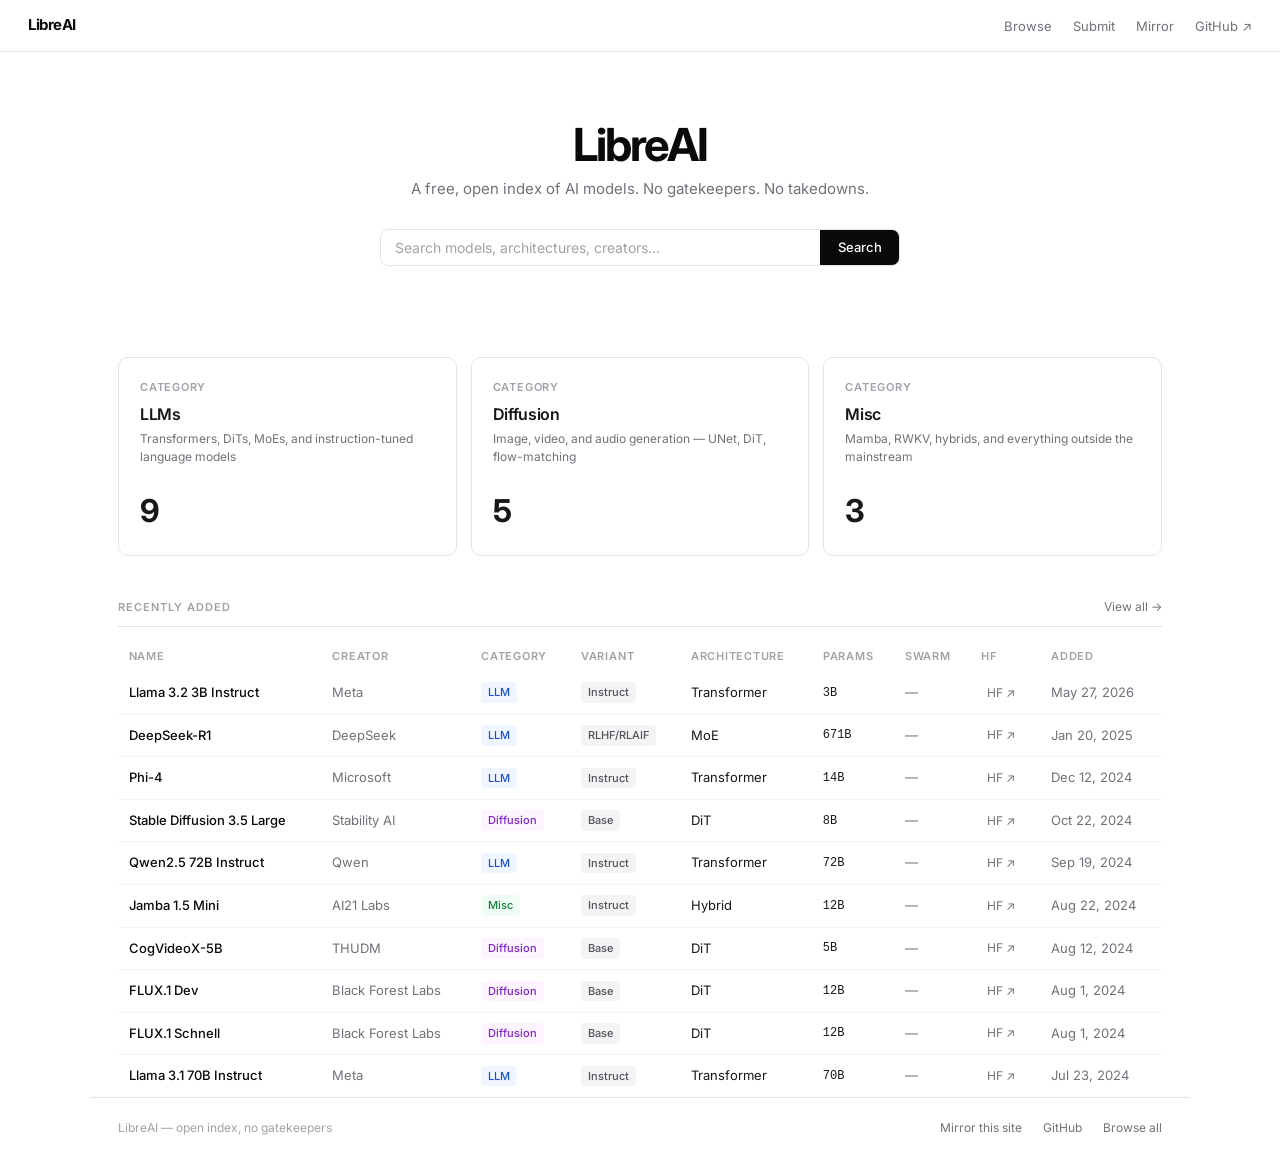
<file: index.html>
<!DOCTYPE html>
<html lang="en">
<head>
  <meta charset="UTF-8">
  <meta name="viewport" content="width=device-width, initial-scale=1.0">
  <title>LibreAI — Free AI Model Index</title>
  <meta name="description" content="A free, open, censorship-resistant index of AI models. No gatekeepers.">
  <link rel="stylesheet" href="static/style.css">
</head>
<body>

<nav class="nav">
  <a class="nav-logo" href="index.html">LibreAI</a>
  <ul class="nav-links">
    <li><a href="browse.html">Browse</a></li>
    <li><a href="submit.html">Submit</a></li>
    <li><a href="mirror.html">Mirror</a></li>
    <li><a href="https://github.com/Bardia323/LibreAI" target="_blank" rel="noopener">GitHub ↗</a></li>
  </ul>
</nav>

<main>
  <div class="container">

    <div class="hero">
      <h1>LibreAI</h1>
      <p>A free, open index of AI models. No gatekeepers. No takedowns.</p>
      <div class="search-wrap">
        <input type="text" id="search-input" placeholder="Search models, architectures, creators…" autocomplete="off">
        <button id="search-btn">Search</button>
      </div>
    </div>

    <div class="category-grid">
      <a class="cat-card" href="browse.html?cat=llm">
        <div class="cat-card-label">Category</div>
        <div class="cat-card-title">LLMs</div>
        <div class="cat-card-desc">Transformers, DiTs, MoEs, and instruction-tuned language models</div>
        <div class="cat-card-count" id="count-llm">—</div>
      </a>
      <a class="cat-card" href="browse.html?cat=diffusion">
        <div class="cat-card-label">Category</div>
        <div class="cat-card-title">Diffusion</div>
        <div class="cat-card-desc">Image, video, and audio generation — UNet, DiT, flow-matching</div>
        <div class="cat-card-count" id="count-diffusion">—</div>
      </a>
      <a class="cat-card" href="browse.html?cat=misc">
        <div class="cat-card-label">Category</div>
        <div class="cat-card-title">Misc</div>
        <div class="cat-card-desc">Mamba, RWKV, hybrids, and everything outside the mainstream</div>
        <div class="cat-card-count" id="count-misc">—</div>
      </a>
    </div>

    <div class="section-header">
      <span class="section-title">Recently Added</span>
      <a class="section-link" href="browse.html">View all →</a>
    </div>

    <div class="table-wrap">
      <table>
        <thead>
          <tr>
            <th>Name</th>
            <th>Creator</th>
            <th>Category</th>
            <th>Variant</th>
            <th>Architecture</th>
            <th>Params</th>
            <th>Swarm</th>
            <th>HF</th>
            <th>Added</th>
          </tr>
        </thead>
        <tbody id="recent-tbody">
          <tr><td colspan="9" style="text-align:center;color:var(--gray-400);padding:2rem">Loading…</td></tr>
        </tbody>
      </table>
    </div>

  </div>
</main>

<footer>
  <span>LibreAI — open index, no gatekeepers</span>
  <div class="footer-links">
    <a href="mirror.html">Mirror this site</a>
    <a href="https://github.com/Bardia323/LibreAI" target="_blank" rel="noopener">GitHub</a>
    <a href="browse.html">Browse all</a>
  </div>
</footer>

<script src="static/app.js"></script>
<script>
  document.addEventListener('DOMContentLoaded', async () => {
    const [meta, models] = await Promise.all([loadMeta(), loadSlim()]);

    // Category counts (from prebuilt meta)
    const c = meta.categories || {};
    document.getElementById('count-llm').textContent       = c.llm || 0;
    document.getElementById('count-diffusion').textContent = c.diffusion || 0;
    document.getElementById('count-misc').textContent      = c.misc || 0;

    // Recent additions — slim is already sorted newest-first
    document.getElementById('recent-tbody').innerHTML =
      models.slice(0, 10).map(renderRow).join('');

    // Search
    const input = document.getElementById('search-input');
    const go = () => {
      const q = input.value.trim();
      location.href = q ? `browse.html?q=${encodeURIComponent(q)}` : 'browse.html';
    };
    document.getElementById('search-btn').addEventListener('click', go);
    input.addEventListener('keydown', e => { if (e.key === 'Enter') go(); });
  });
</script>

</body>
</html>
</file>
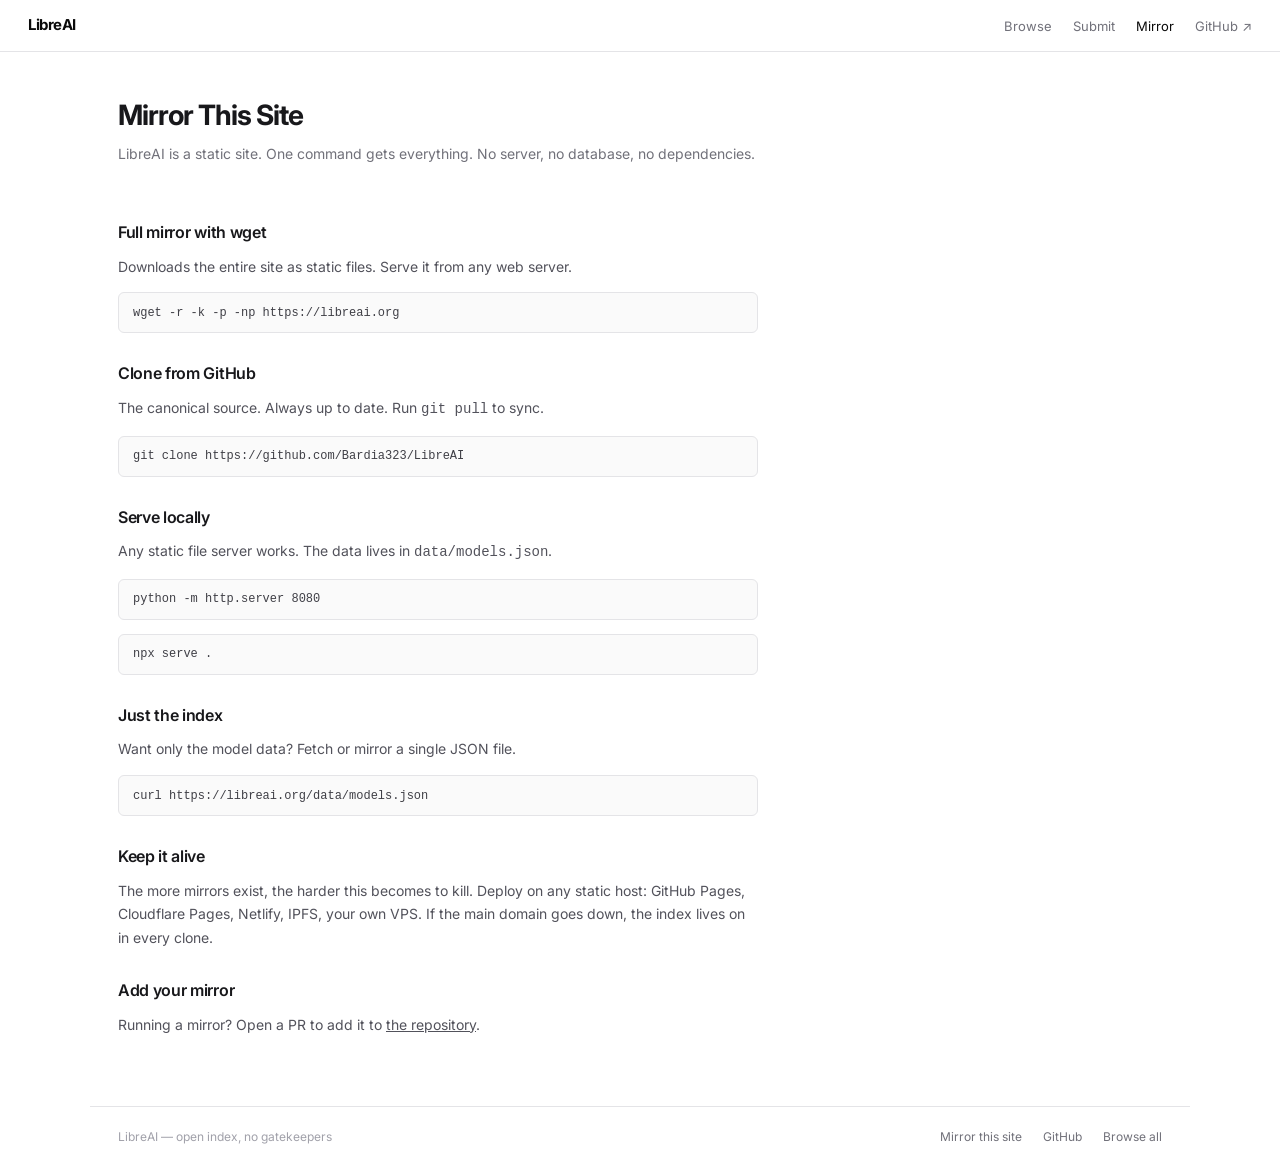
<file: mirror.html>
<!DOCTYPE html>
<html lang="en">
<head>
  <meta charset="UTF-8">
  <meta name="viewport" content="width=device-width, initial-scale=1.0">
  <title>Mirror — LibreAI</title>
  <link rel="stylesheet" href="static/style.css">
</head>
<body>

<nav class="nav">
  <a class="nav-logo" href="index.html">LibreAI</a>
  <ul class="nav-links">
    <li><a href="browse.html">Browse</a></li>
    <li><a href="submit.html">Submit</a></li>
    <li><a href="mirror.html" class="active">Mirror</a></li>
    <li><a href="https://github.com/Bardia323/LibreAI" target="_blank" rel="noopener">GitHub ↗</a></li>
  </ul>
</nav>

<main>
  <div class="container">
    <div class="page-header">
      <h1 class="page-title">Mirror This Site</h1>
      <p class="page-subtitle">LibreAI is a static site. One command gets everything. No server, no database, no dependencies.</p>
    </div>

    <div class="mirror-content">

      <h2>Full mirror with wget</h2>
      <p>Downloads the entire site as static files. Serve it from any web server.</p>
      <div class="code-block">wget -r -k -p -np https://libreai.org</div>

      <h2>Clone from GitHub</h2>
      <p>The canonical source. Always up to date. Run <code>git pull</code> to sync.</p>
      <div class="code-block">git clone https://github.com/Bardia323/LibreAI</div>

      <h2>Serve locally</h2>
      <p>Any static file server works. The data lives in <code>data/models.json</code>.</p>
      <div class="code-block">python -m http.server 8080</div>
      <div class="code-block">npx serve .</div>

      <h2>Just the index</h2>
      <p>Want only the model data? Fetch or mirror a single JSON file.</p>
      <div class="code-block">curl https://libreai.org/data/models.json</div>

      <h2>Keep it alive</h2>
      <p>
        The more mirrors exist, the harder this becomes to kill.
        Deploy on any static host: GitHub Pages, Cloudflare Pages, Netlify, IPFS, your own VPS.
        If the main domain goes down, the index lives on in every clone.
      </p>

      <h2>Add your mirror</h2>
      <p>
        Running a mirror? Open a PR to add it to
        <a href="https://github.com/Bardia323/LibreAI" target="_blank" rel="noopener">the repository</a>.
      </p>

    </div>
  </div>
</main>

<footer>
  <span>LibreAI — open index, no gatekeepers</span>
  <div class="footer-links">
    <a href="mirror.html">Mirror this site</a>
    <a href="https://github.com/Bardia323/LibreAI" target="_blank" rel="noopener">GitHub</a>
    <a href="browse.html">Browse all</a>
  </div>
</footer>

</body>
</html>
</file>
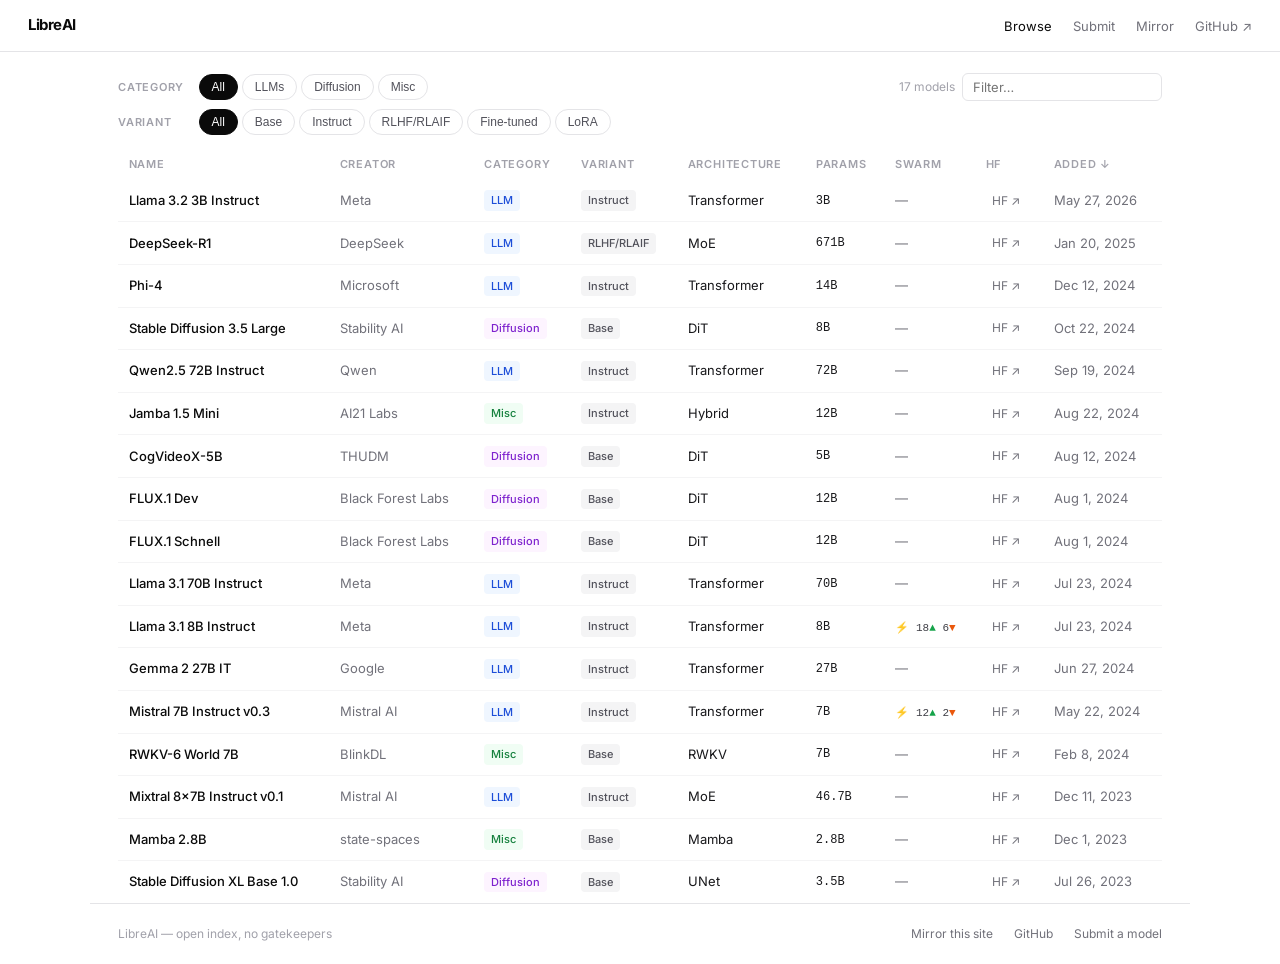
<file: model.html>
<!DOCTYPE html>
<html lang="en">
<head>
  <meta charset="UTF-8">
  <meta name="viewport" content="width=device-width, initial-scale=1.0">
  <title>Model — LibreAI</title>
  <link rel="stylesheet" href="static/style.css">
</head>
<body>

<nav class="nav">
  <a class="nav-logo" href="index.html">LibreAI</a>
  <ul class="nav-links">
    <li><a href="browse.html">Browse</a></li>
    <li><a href="submit.html">Submit</a></li>
    <li><a href="mirror.html">Mirror</a></li>
    <li><a href="https://github.com/Bardia323/LibreAI" target="_blank" rel="noopener">GitHub ↗</a></li>
  </ul>
</nav>

<main id="model-content">
  <div class="container">
    <div class="model-header">
      <div class="breadcrumb">
        <a href="index.html">LibreAI</a>
        <span>/</span>
        <a href="browse.html">Browse</a>
        <span>/</span>
        <a href="#" id="crumb-cat"></a>
        <span>/</span>
        <span id="crumb-name"></span>
      </div>
      <h1 class="model-title" id="model-title">Loading…</h1>
      <div class="model-creator" id="model-creator"></div>
      <div class="tag-list" id="model-tags"></div>
    </div>

    <div class="model-body">
      <div>
        <table class="meta-table" id="meta-table"></table>
        <div class="model-desc-heading">Description</div>
        <p class="model-description" id="model-desc"></p>
      </div>

      <div class="download-box">
        <div class="download-box-title">Get this model</div>
        <ul class="magnet-list" id="magnet-list"></ul>
        <a class="hf-btn" id="hf-link" href="#" target="_blank" rel="noopener" style="display:none">
          HuggingFace ↗
        </a>
        <a class="add-magnet-link" id="add-magnet-link" href="#">+ Add a magnet to this model</a>
      </div>
    </div>

    <div id="related-section" style="display:none">
      <div class="section-header">
        <span class="section-title">Related Models</span>
      </div>
      <div class="table-wrap">
        <table>
          <thead>
            <tr>
              <th>Name</th><th>Creator</th><th>Category</th><th>Variant</th>
              <th>Architecture</th><th>Params</th><th>Swarm</th><th>HF</th><th>Added</th>
            </tr>
          </thead>
          <tbody id="related-tbody"></tbody>
        </table>
      </div>
    </div>
  </div>
</main>

<footer>
  <span>LibreAI — open index, no gatekeepers</span>
  <div class="footer-links">
    <a href="mirror.html">Mirror this site</a>
    <a href="https://github.com/Bardia323/LibreAI" target="_blank" rel="noopener">GitHub</a>
    <a href="submit.html">Submit a model</a>
  </div>
</footer>

<script src="static/app.js"></script>
<script>
  document.addEventListener('DOMContentLoaded', async () => {
    const id = decodeURIComponent(location.hash.slice(1));
    if (!id) { location.href = 'browse.html'; return; }

    const model = await loadRecord(id);

    if (!model) {
      document.getElementById('model-title').textContent = 'Model not found';
      document.getElementById('model-creator').textContent = 'This model does not exist in the index.';
      return;
    }

    document.title = `${model.name} — LibreAI`;

    // Breadcrumb
    const crumbCat = document.getElementById('crumb-cat');
    crumbCat.textContent = catLabel(model.category);
    crumbCat.href = `browse.html?cat=${model.category}`;
    document.getElementById('crumb-name').textContent = model.name;

    // Header
    document.getElementById('model-title').textContent   = model.name;
    document.getElementById('model-creator').textContent = model.creator || '';
    document.getElementById('model-tags').innerHTML = (model.tags || [])
      .map(t => `<span class="tag">${esc(t)}</span>`).join('');

    // Meta table
    const ctx = model.context ? Number(model.context).toLocaleString() + ' tokens' : '—';
    const fmts = (model.formats || []).map(f => `<span class="badge">${esc(f)}</span>`).join(' ') || '—';
    const rows = [
      ['Category',     `<span class="badge ${badgeClass(model.category)}">${esc(catLabel(model.category))}</span>`],
      ['Variant',      `<span class="badge badge-variant">${esc(variantLabel(model.variant))}</span>`],
      ['Architecture', esc(archLabel(model.architecture))],
      ['Parameters',   esc(model.parameters) || '—'],
      ['Context',      ctx],
      ['Formats',      fmts],
      ['License',      esc(model.license) || '—'],
      ['Added',        formatDate(model.added)],
    ];
    document.getElementById('meta-table').innerHTML =
      rows.map(([k, v]) => `<tr><td>${k}</td><td>${v}</td></tr>`).join('');

    // Description
    document.getElementById('model-desc').textContent =
      model.description || 'No description available.';

    // Magnets
    const magnets = model.magnets || [];
    if (magnets.length) {
      document.getElementById('magnet-list').innerHTML = magnets.map(mg => {
        const vbadge = mg.verified
          ? '<span class="vbadge">verified</span>'
          : '<span class="vbadge vbadge-pending">unverified</span>';
        const seeders = Number(mg.swarm?.seeders) || 0;
        const peers   = Number(mg.swarm?.peers) || 0;
        const sw = mg.swarm && (mg.swarm.checked || seeders)
          ? `<span class="swarm-mini ${seeders > 0 ? 'live' : ''}">${seeders}▲ ${peers}▼</span>`
          : '<span class="swarm-mini">no swarm data</span>';
        const files = (mg.files && mg.files.length)
          ? `<details class="files"><summary>${mg.files.length} file${mg.files.length !== 1 ? 's' : ''}</summary><ul>${mg.files.map(f => `<li>${esc(f)}</li>`).join('')}</ul></details>`
          : '';
        const url = safeUrl(mg.url);
        return `<li class="magnet-li">
          <a class="magnet-item" href="${esc(url)}">
            <span class="label">⚡ ${esc(mg.label)} ${vbadge}</span>
            <span class="size">${esc(mg.size) || ''}</span>
          </a>
          <div class="magnet-meta">${sw}${files}</div>
        </li>`;
      }).join('');
    } else {
      document.getElementById('magnet-list').innerHTML =
        `<div class="no-magnets">No magnets yet — add one below</div>`;
    }

    // HF link
    if (model.huggingface) {
      const hf = document.getElementById('hf-link');
      hf.href = model.huggingface;
      hf.style.display = 'flex';
    }

    // Add-magnet link — preselects this model on the submit page
    document.getElementById('add-magnet-link').href = `submit.html?add=${encodeURIComponent(model.id)}`;

    // Related — from the slim index (same category)
    const slim = await loadSlim();
    const related = slim
      .filter(m => m.id !== id && m.category === model.category)
      .slice(0, 5);
    if (related.length) {
      document.getElementById('related-section').style.display = 'block';
      document.getElementById('related-tbody').innerHTML = related.map(renderRow).join('');
    }
  });
</script>

</body>
</html>
</file>
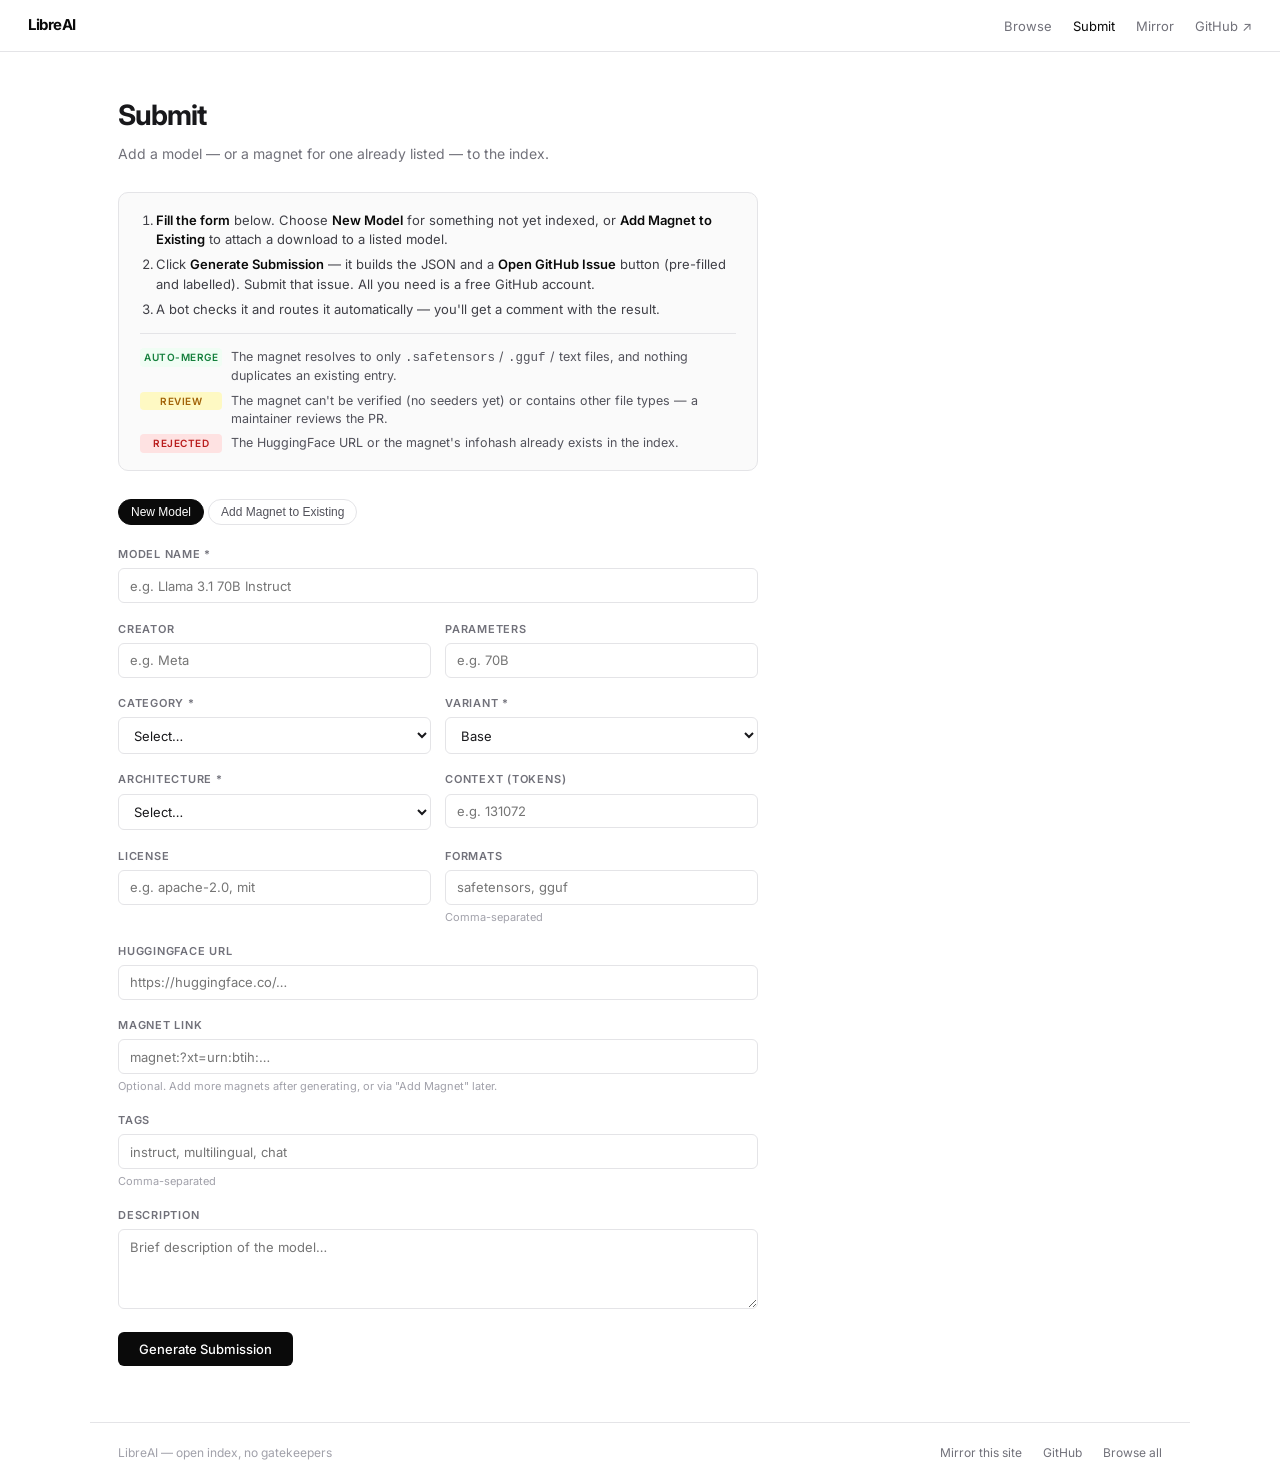
<file: submit.html>
<!DOCTYPE html>
<html lang="en">
<head>
  <meta charset="UTF-8">
  <meta name="viewport" content="width=device-width, initial-scale=1.0">
  <title>Submit — LibreAI</title>
  <link rel="stylesheet" href="static/style.css">
</head>
<body>

<nav class="nav">
  <a class="nav-logo" href="index.html">LibreAI</a>
  <ul class="nav-links">
    <li><a href="browse.html">Browse</a></li>
    <li><a href="submit.html" class="active">Submit</a></li>
    <li><a href="mirror.html">Mirror</a></li>
    <li><a href="https://github.com/Bardia323/LibreAI" target="_blank" rel="noopener">GitHub ↗</a></li>
  </ul>
</nav>

<main>
  <div class="container">
    <div class="page-header">
      <h1 class="page-title">Submit</h1>
      <p class="page-subtitle">Add a model — or a magnet for one already listed — to the index.</p>
    </div>

    <div class="howto">
      <ol class="howto-steps">
        <li><strong>Fill the form</strong> below. Choose <strong>New Model</strong> for something
            not yet indexed, or <strong>Add Magnet to Existing</strong> to attach a download to a listed model.</li>
        <li>Click <strong>Generate Submission</strong> — it builds the JSON and a
            <strong>Open GitHub Issue</strong> button (pre-filled and labelled). Submit that issue.
            All you need is a free GitHub account.</li>
        <li>A bot checks it and routes it automatically — you'll get a comment with the result.</li>
      </ol>
      <div class="howto-rules">
        <div class="howto-rule">
          <span class="howto-tag ok">Auto-merge</span>
          <span>The magnet resolves to only <code>.safetensors</code> / <code>.gguf</code> / text files,
          and nothing duplicates an existing entry.</span>
        </div>
        <div class="howto-rule">
          <span class="howto-tag review">Review</span>
          <span>The magnet can't be verified (no seeders yet) or contains other file types —
          a maintainer reviews the PR.</span>
        </div>
        <div class="howto-rule">
          <span class="howto-tag reject">Rejected</span>
          <span>The HuggingFace URL or the magnet's infohash already exists in the index.</span>
        </div>
      </div>
    </div>

    <div class="filter-row" style="margin-bottom:1.5rem">
      <div class="filter-pills">
        <button class="pill active" data-mode="model">New Model</button>
        <button class="pill" data-mode="magnet">Add Magnet to Existing</button>
      </div>
    </div>

    <!-- ── New model ── -->
    <form class="submit-form" id="model-form" novalidate>
      <div class="form-group">
        <label for="f-name">Model Name *</label>
        <input type="text" id="f-name" name="name" placeholder="e.g. Llama 3.1 70B Instruct" required>
      </div>

      <div class="form-row">
        <div class="form-group">
          <label for="f-creator">Creator</label>
          <input type="text" id="f-creator" name="creator" placeholder="e.g. Meta">
        </div>
        <div class="form-group">
          <label for="f-params">Parameters</label>
          <input type="text" id="f-params" name="parameters" placeholder="e.g. 70B">
        </div>
      </div>

      <div class="form-row">
        <div class="form-group">
          <label for="f-cat">Category *</label>
          <select id="f-cat" name="category" required>
            <option value="">Select…</option>
            <option value="llm">LLM</option>
            <option value="diffusion">Diffusion</option>
            <option value="misc">Misc</option>
          </select>
        </div>
        <div class="form-group">
          <label for="f-variant">Variant *</label>
          <select id="f-variant" name="variant" required>
            <option value="base">Base</option>
            <option value="instruct">Instruct</option>
            <option value="rlhf">RLHF/RLAIF</option>
            <option value="finetune">Fine-tuned</option>
            <option value="lora">LoRA</option>
          </select>
        </div>
      </div>

      <div class="form-row">
        <div class="form-group">
          <label for="f-arch">Architecture *</label>
          <select id="f-arch" name="architecture" required>
            <option value="">Select…</option>
            <option value="transformer">Transformer</option>
            <option value="dit">DiT</option>
            <option value="moe">MoE</option>
            <option value="unet">UNet</option>
            <option value="flow-matching">Flow Matching</option>
            <option value="mamba">Mamba</option>
            <option value="rwkv">RWKV</option>
            <option value="hybrid">Hybrid</option>
            <option value="other">Other</option>
          </select>
        </div>
        <div class="form-group">
          <label for="f-context">Context (tokens)</label>
          <input type="number" id="f-context" name="context" placeholder="e.g. 131072">
        </div>
      </div>

      <div class="form-row">
        <div class="form-group">
          <label for="f-license">License</label>
          <input type="text" id="f-license" name="license" placeholder="e.g. apache-2.0, mit">
        </div>
        <div class="form-group">
          <label for="f-formats">Formats</label>
          <input type="text" id="f-formats" name="formats" placeholder="safetensors, gguf">
          <div class="form-hint">Comma-separated</div>
        </div>
      </div>

      <div class="form-group">
        <label for="f-hf">HuggingFace URL</label>
        <input type="url" id="f-hf" name="huggingface" placeholder="https://huggingface.co/…">
      </div>

      <div class="form-group">
        <label for="f-magnet">Magnet Link</label>
        <input type="text" id="f-magnet" name="magnet" placeholder="magnet:?xt=urn:btih:…">
        <div class="form-hint">Optional. Add more magnets after generating, or via "Add Magnet" later.</div>
      </div>

      <div class="form-group">
        <label for="f-tags">Tags</label>
        <input type="text" id="f-tags" name="tags" placeholder="instruct, multilingual, chat">
        <div class="form-hint">Comma-separated</div>
      </div>

      <div class="form-group">
        <label for="f-desc">Description</label>
        <textarea id="f-desc" name="description" placeholder="Brief description of the model…"></textarea>
      </div>

      <button type="submit" class="btn-primary">Generate Submission</button>
    </form>

    <!-- ── Add magnet ── -->
    <form class="submit-form" id="magnet-form" novalidate style="display:none">
      <div class="form-group">
        <label for="m-target">Existing Model *</label>
        <input type="text" id="m-target" list="model-list" placeholder="Start typing a model name…" autocomplete="off" required>
        <datalist id="model-list"></datalist>
        <div class="form-hint" id="m-target-hint"></div>
      </div>
      <div class="form-group">
        <label for="m-label">Label</label>
        <input type="text" id="m-label" placeholder="e.g. Q4_K_M (GGUF)">
      </div>
      <div class="form-group">
        <label for="m-magnet">Magnet Link *</label>
        <input type="text" id="m-magnet" placeholder="magnet:?xt=urn:btih:…" required>
        <div class="form-hint">Metadata is fetched and checked in CI before auto-merge.</div>
      </div>
      <button type="submit" class="btn-primary">Generate Submission</button>
    </form>

    <!-- ── Shared output ── -->
    <div class="output-wrap" id="output-wrap">
      <div class="output-header">
        <span>Submission JSON</span>
        <button type="button" class="copy-btn" id="copy-btn">Copy</button>
      </div>
      <pre class="output-code" id="output-code"></pre>
    </div>

    <div id="submit-actions" style="display:none;margin-top:1.5rem;padding-bottom:4rem">
      <a class="btn-primary" id="gh-issue-btn" href="#" target="_blank" rel="noopener">Open GitHub Issue →</a>
      <p class="submit-note">
        The button opens a pre-filled, labelled issue. Submitting it triggers the
        validation bot. Or paste the JSON above into a new
        <a href="https://github.com/Bardia323/LibreAI/issues/new?labels=submission" target="_blank" rel="noopener">submission issue</a>
        manually.
      </p>
    </div>

  </div>
</main>

<footer>
  <span>LibreAI — open index, no gatekeepers</span>
  <div class="footer-links">
    <a href="mirror.html">Mirror this site</a>
    <a href="https://github.com/Bardia323/LibreAI" target="_blank" rel="noopener">GitHub</a>
    <a href="browse.html">Browse all</a>
  </div>
</footer>

<script src="static/app.js"></script>
<script>
  const REPO = 'Bardia323/LibreAI';
  let MODELS = [];

  function showOutput(payload, title) {
    const json = JSON.stringify(payload, null, 2);
    document.getElementById('output-code').textContent = json;
    document.getElementById('output-wrap').style.display = 'block';
    document.getElementById('submit-actions').style.display = 'block';

    const body = '```json\n' + json + '\n```';
    const url = `https://github.com/${REPO}/issues/new?labels=submission`
      + `&title=${encodeURIComponent('[submission] ' + title)}`
      + `&body=${encodeURIComponent(body)}`;
    document.getElementById('gh-issue-btn').href = url;
    document.getElementById('output-wrap').scrollIntoView({ behavior: 'smooth', block: 'nearest' });
  }

  // Mode toggle
  document.querySelectorAll('.pill[data-mode]').forEach(p => {
    p.addEventListener('click', () => {
      const mode = p.dataset.mode;
      document.querySelectorAll('.pill[data-mode]').forEach(x =>
        x.classList.toggle('active', x === p));
      document.getElementById('model-form').style.display  = mode === 'model'  ? 'block' : 'none';
      document.getElementById('magnet-form').style.display = mode === 'magnet' ? 'block' : 'none';
      document.getElementById('output-wrap').style.display = 'none';
      document.getElementById('submit-actions').style.display = 'none';
    });
  });

  // ── New model submission ──
  document.getElementById('model-form').addEventListener('submit', e => {
    e.preventDefault();
    const fd = new FormData(e.target);
    const name = (fd.get('name') || '').trim();
    if (!name || !fd.get('category') || !fd.get('architecture')) {
      alert('Name, category, and architecture are required.');
      return;
    }
    const model = {
      type:         'model',
      name,
      creator:      fd.get('creator') || null,
      category:     fd.get('category'),
      variant:      fd.get('variant') || 'base',
      architecture: fd.get('architecture'),
      parameters:   fd.get('parameters') || null,
      context:      fd.get('context') ? parseInt(fd.get('context')) : null,
      formats:      (fd.get('formats') || '').split(',').map(s => s.trim()).filter(Boolean),
      license:      fd.get('license') || null,
      description:  fd.get('description') || '',
      magnets:      fd.get('magnet') ? [{ label: 'Download', url: fd.get('magnet').trim() }] : [],
      huggingface:  fd.get('huggingface') || null,
      tags:         (fd.get('tags') || '').split(',').map(s => s.trim()).filter(Boolean),
    };
    Object.keys(model).forEach(k => { if (model[k] === null) delete model[k]; });
    showOutput(model, name);
  });

  // ── Add-magnet submission ──
  document.getElementById('magnet-form').addEventListener('submit', e => {
    e.preventDefault();
    const targetName = document.getElementById('m-target').value.trim();
    const magnet = document.getElementById('m-magnet').value.trim();
    if (!targetName || !magnet) { alert('Model and magnet link are required.'); return; }

    const match = MODELS.find(m => m.name === targetName || m.id === targetName);
    if (!match) { alert('Pick an existing model from the list.'); return; }

    const payload = {
      type: 'magnet',
      target: match.id,
      magnet: {
        label: document.getElementById('m-label').value.trim() || 'Download',
        url: magnet,
      },
    };
    showOutput(payload, `magnet for ${match.id}`);
  });

  // Copy
  document.getElementById('copy-btn').addEventListener('click', () => {
    navigator.clipboard.writeText(document.getElementById('output-code').textContent).then(() => {
      const btn = document.getElementById('copy-btn');
      btn.textContent = 'Copied!';
      setTimeout(() => { btn.textContent = 'Copy'; }, 1500);
    });
  });

  // Populate model list + handle ?add=<id>
  document.addEventListener('DOMContentLoaded', async () => {
    MODELS = await loadSlim();
    document.getElementById('model-list').innerHTML =
      MODELS.map(m => `<option value="${esc(m.name)}">${esc(m.id)}</option>`).join('');

    const addId = getUrlParam('add');
    if (addId) {
      const m = MODELS.find(x => x.id === addId);
      if (m) {
        document.querySelector('.pill[data-mode="magnet"]').click();
        document.getElementById('m-target').value = m.name;
        document.getElementById('m-target-hint').textContent = `Adding to: ${m.id}`;
      }
    }
  });

  document.getElementById('m-target').addEventListener('input', e => {
    const m = MODELS.find(x => x.name === e.target.value || x.id === e.target.value);
    document.getElementById('m-target-hint').textContent = m ? `Adding to: ${m.id}` : '';
  });
</script>

</body>
</html>
</file>
<file: static/style.css>
@import url('https://fonts.googleapis.com/css2?family=Inter:wght@400;500;600;700&display=swap');
/* For full offline mirroring, self-host Inter: https://fontsource.org/fonts/inter */

*, *::before, *::after { box-sizing: border-box; margin: 0; padding: 0; }

:root {
  --white:    #ffffff;
  --black:    #0a0a0a;
  --gray-50:  #fafafa;
  --gray-100: #f4f4f5;
  --gray-200: #e4e4e7;
  --gray-300: #d4d4d8;
  --gray-400: #a1a1aa;
  --gray-500: #71717a;
  --gray-600: #52525b;
  --gray-700: #3f3f46;
  --gray-900: #18181b;
}

html { font-size: 14px; }

body {
  font-family: 'Inter', -apple-system, BlinkMacSystemFont, 'Segoe UI', sans-serif;
  background: var(--white);
  color: var(--gray-900);
  line-height: 1.5;
  -webkit-font-smoothing: antialiased;
}

a { color: inherit; }

/* ── Nav ─────────────────────────────────────────── */

.nav {
  position: sticky;
  top: 0;
  z-index: 100;
  background: var(--white);
  border-bottom: 1px solid var(--gray-200);
  height: 52px;
  display: flex;
  align-items: center;
  padding: 0 2rem;
  gap: 2rem;
}

.nav-logo {
  font-size: 15px;
  font-weight: 700;
  letter-spacing: -0.03em;
  text-decoration: none;
  color: var(--black);
  margin-right: auto;
}

.nav-links {
  display: flex;
  gap: 1.5rem;
  list-style: none;
}

.nav-links a {
  font-size: 13px;
  color: var(--gray-500);
  text-decoration: none;
  transition: color 0.12s;
}

.nav-links a:hover,
.nav-links a.active { color: var(--black); }

/* ── Layout ──────────────────────────────────────── */

.container {
  max-width: 1100px;
  margin: 0 auto;
  padding: 0 2rem;
}

/* ── Hero ────────────────────────────────────────── */

.hero {
  padding: 5rem 0 3.5rem;
  text-align: center;
}

.hero h1 {
  font-size: 3.25rem;
  font-weight: 700;
  letter-spacing: -0.045em;
  line-height: 1;
  margin-bottom: 0.75rem;
  color: var(--black);
}

.hero p {
  font-size: 15px;
  color: var(--gray-500);
  margin-bottom: 2rem;
}

/* ── Search ──────────────────────────────────────── */

.search-wrap {
  display: flex;
  max-width: 520px;
  margin: 0 auto;
  border: 1px solid var(--gray-200);
  border-radius: 8px;
  overflow: hidden;
  transition: border-color 0.15s, box-shadow 0.15s;
}

.search-wrap:focus-within {
  border-color: var(--gray-400);
  box-shadow: 0 0 0 3px var(--gray-100);
}

.search-wrap input {
  flex: 1;
  padding: 0.65rem 1rem;
  border: none;
  outline: none;
  font-size: 14px;
  font-family: inherit;
  background: transparent;
  color: var(--gray-900);
}

.search-wrap input::placeholder { color: var(--gray-400); }

.search-wrap button {
  padding: 0.65rem 1.25rem;
  background: var(--black);
  color: var(--white);
  border: none;
  cursor: pointer;
  font-size: 13px;
  font-weight: 500;
  font-family: inherit;
  transition: opacity 0.15s;
}

.search-wrap button:hover { opacity: 0.75; }

/* ── Category Grid ───────────────────────────────── */

.category-grid {
  display: grid;
  grid-template-columns: repeat(3, 1fr);
  gap: 1rem;
  margin: 3rem 0;
}

.cat-card {
  border: 1px solid var(--gray-200);
  border-radius: 10px;
  padding: 1.5rem;
  text-decoration: none;
  color: inherit;
  transition: border-color 0.15s;
  display: block;
}

.cat-card:hover { border-color: var(--gray-400); }

.cat-card-label {
  font-size: 11px;
  font-weight: 600;
  text-transform: uppercase;
  letter-spacing: 0.07em;
  color: var(--gray-400);
  margin-bottom: 0.5rem;
}

.cat-card-title {
  font-size: 16px;
  font-weight: 600;
  letter-spacing: -0.02em;
  margin-bottom: 0.25rem;
}

.cat-card-desc {
  font-size: 12px;
  color: var(--gray-500);
  margin-bottom: 1.5rem;
}

.cat-card-count {
  font-size: 2.25rem;
  font-weight: 700;
  letter-spacing: -0.04em;
}

/* ── Section ─────────────────────────────────────── */

.section-header {
  display: flex;
  align-items: baseline;
  justify-content: space-between;
  margin-bottom: 1rem;
  padding-bottom: 0.75rem;
  border-bottom: 1px solid var(--gray-200);
}

.section-title {
  font-size: 11px;
  font-weight: 600;
  text-transform: uppercase;
  letter-spacing: 0.09em;
  color: var(--gray-400);
}

.section-link {
  font-size: 12px;
  color: var(--gray-500);
  text-decoration: none;
}

.section-link:hover { color: var(--black); }

/* ── Table ───────────────────────────────────────── */

.table-wrap { overflow-x: auto; }

table { width: 100%; border-collapse: collapse; }

thead th {
  text-align: left;
  padding: 0.5rem 0.75rem;
  font-size: 11px;
  font-weight: 600;
  text-transform: uppercase;
  letter-spacing: 0.07em;
  color: var(--gray-400);
  white-space: nowrap;
  cursor: pointer;
  user-select: none;
}

thead th:hover { color: var(--black); }

thead th.sort-asc::after  { content: ' ↑'; }
thead th.sort-desc::after { content: ' ↓'; }

tbody td {
  padding: 0.7rem 0.75rem;
  border-bottom: 1px solid var(--gray-100);
  font-size: 13px;
  vertical-align: middle;
}

tbody tr:hover td { background: var(--gray-50); }
tbody tr:last-child td { border-bottom: none; }

.td-name a {
  font-weight: 500;
  text-decoration: none;
  color: var(--black);
}

.td-name a:hover { text-decoration: underline; }

.td-secondary { color: var(--gray-500); }

/* ── Badges ──────────────────────────────────────── */

.badge {
  display: inline-block;
  padding: 2px 7px;
  border-radius: 4px;
  font-size: 11px;
  font-weight: 500;
  background: var(--gray-100);
  color: var(--gray-600);
}

.badge-llm       { background: #eff6ff; color: #1d4ed8; }
.badge-diffusion { background: #fdf4ff; color: #7e22ce; }
.badge-misc      { background: #f0fdf4; color: #15803d; }
.badge-variant   { background: var(--gray-100); color: var(--gray-600); }

/* ── Swarm (seeders/peers) ───────────────────────── */

.swarm {
  font-family: 'SF Mono', 'Cascadia Code', monospace;
  font-size: 11px;
  white-space: nowrap;
}
.swarm .sw-up { color: #16a34a; }
.swarm .sw-dn { color: #ea580c; }
.swarm-live { color: var(--gray-700); }
.swarm-dead { color: var(--gray-400); }
.swarm-dead .sw-up { color: var(--gray-400); }
.swarm-pending { color: var(--gray-400); font-style: italic; }

/* ── Mono ────────────────────────────────────────── */

.mono {
  font-family: 'SF Mono', 'Cascadia Code', 'Fira Mono', monospace;
  font-size: 12px;
}

/* ── Icon links ──────────────────────────────────── */

.icon-link {
  display: inline-flex;
  align-items: center;
  gap: 3px;
  font-size: 12px;
  color: var(--gray-500);
  text-decoration: none;
  padding: 2px 6px;
  border-radius: 4px;
  transition: background 0.1s, color 0.1s;
}

.icon-link:hover { background: var(--gray-100); color: var(--black); }

/* ── Pager ───────────────────────────────────────── */

.pager {
  display: flex;
  align-items: center;
  justify-content: center;
  gap: 1rem;
  padding: 1.5rem 0 3rem;
  font-size: 13px;
}

.pager button {
  padding: 6px 14px;
  border: 1px solid var(--gray-200);
  border-radius: 6px;
  background: var(--white);
  color: var(--gray-700);
  font-size: 13px;
  font-family: inherit;
  cursor: pointer;
  transition: all 0.12s;
}

.pager button:hover:not(:disabled) { border-color: var(--gray-400); color: var(--black); }
.pager button:disabled { opacity: 0.4; cursor: default; }

.pager .page-info { color: var(--gray-500); min-width: 110px; text-align: center; }

/* ── Browse filters ──────────────────────────────── */

.filters {
  display: flex;
  flex-direction: column;
  gap: 0.6rem;
  padding: 1.5rem 0 1rem;
}

.filter-row {
  display: flex;
  align-items: center;
  gap: 0.75rem;
  flex-wrap: wrap;
}

.filter-label {
  font-size: 11px;
  font-weight: 600;
  text-transform: uppercase;
  letter-spacing: 0.07em;
  color: var(--gray-400);
  width: 70px;
  flex-shrink: 0;
}

.filter-pills { display: flex; gap: 4px; flex-wrap: wrap; }

.pill {
  padding: 5px 12px;
  border: 1px solid var(--gray-200);
  border-radius: 20px;
  font-size: 12px;
  font-weight: 500;
  cursor: pointer;
  background: var(--white);
  color: var(--gray-600);
  transition: all 0.12s;
}

.pill:hover { border-color: var(--gray-400); color: var(--black); }
.pill.active { background: var(--black); color: var(--white); border-color: var(--black); }

.filter-right {
  margin-left: auto;
  display: flex;
  align-items: center;
  gap: 0.5rem;
}

.result-count {
  font-size: 12px;
  color: var(--gray-400);
}

.filter-right input {
  padding: 5px 10px;
  border: 1px solid var(--gray-200);
  border-radius: 6px;
  font-size: 13px;
  font-family: inherit;
  outline: none;
  width: 200px;
  transition: border-color 0.15s;
}

.filter-right input:focus { border-color: var(--gray-400); }

/* ── Model detail ────────────────────────────────── */

.model-header { padding: 3rem 0 2rem; }

.breadcrumb {
  font-size: 12px;
  color: var(--gray-400);
  margin-bottom: 1.5rem;
  display: flex;
  gap: 6px;
  align-items: center;
}

.breadcrumb a { color: var(--gray-500); text-decoration: none; }
.breadcrumb a:hover { color: var(--black); }
.breadcrumb span { color: var(--gray-300); }

.model-title {
  font-size: 2rem;
  font-weight: 700;
  letter-spacing: -0.035em;
  margin-bottom: 0.4rem;
}

.model-creator { color: var(--gray-500); font-size: 14px; margin-bottom: 1rem; }

.tag-list { display: flex; gap: 6px; flex-wrap: wrap; }

.tag {
  display: inline-block;
  padding: 3px 8px;
  background: var(--gray-100);
  border-radius: 4px;
  font-size: 11px;
  color: var(--gray-600);
}

.model-body {
  display: grid;
  grid-template-columns: 1fr 300px;
  gap: 2.5rem;
  padding-bottom: 4rem;
  align-items: start;
}

.meta-table { width: 100%; border-collapse: collapse; margin-bottom: 2rem; }

.meta-table td {
  padding: 0.55rem 0;
  border-bottom: 1px solid var(--gray-100);
  font-size: 13px;
}

.meta-table td:first-child {
  color: var(--gray-500);
  font-weight: 500;
  width: 120px;
}

.model-desc-heading {
  font-size: 11px;
  font-weight: 600;
  text-transform: uppercase;
  letter-spacing: 0.08em;
  color: var(--gray-400);
  margin-bottom: 0.75rem;
}

.model-description {
  font-size: 14px;
  line-height: 1.7;
  color: var(--gray-700);
}

/* ── Download box ────────────────────────────────── */

.download-box {
  border: 1px solid var(--gray-200);
  border-radius: 10px;
  padding: 1.25rem;
  position: sticky;
  top: 68px;
}

.download-box-title {
  font-size: 11px;
  font-weight: 600;
  text-transform: uppercase;
  letter-spacing: 0.07em;
  color: var(--gray-400);
  margin-bottom: 1rem;
}

.magnet-list {
  list-style: none;
  display: flex;
  flex-direction: column;
  gap: 6px;
  margin-bottom: 0.75rem;
}

.magnet-item {
  display: flex;
  align-items: center;
  justify-content: space-between;
  padding: 8px 10px;
  border: 1px solid var(--gray-200);
  border-radius: 6px;
  font-size: 12px;
  text-decoration: none;
  color: var(--black);
  transition: background 0.1s, border-color 0.1s;
}

.magnet-item:hover { background: var(--gray-50); border-color: var(--gray-300); }
.magnet-item .label { font-weight: 500; display: flex; align-items: center; gap: 6px; }
.magnet-item .size  { color: var(--gray-400); font-family: monospace; font-size: 11px; }

.magnet-li { margin-bottom: 2px; }

.vbadge {
  font-size: 9px;
  font-weight: 600;
  text-transform: uppercase;
  letter-spacing: 0.05em;
  padding: 1px 5px;
  border-radius: 3px;
  background: #f0fdf4;
  color: #15803d;
}
.vbadge-pending { background: #fef9c3; color: #a16207; }

.magnet-meta {
  display: flex;
  align-items: center;
  gap: 0.75rem;
  padding: 4px 10px 2px;
  font-size: 11px;
}

.swarm-mini {
  font-family: 'SF Mono', 'Cascadia Code', monospace;
  color: var(--gray-500);
}
.swarm-mini.live { color: var(--gray-700); }

.files { font-size: 11px; }
.files summary {
  cursor: pointer;
  color: var(--gray-500);
  user-select: none;
}
.files summary:hover { color: var(--black); }
.files ul {
  list-style: none;
  margin: 4px 0 0;
  padding: 6px 8px;
  background: var(--gray-50);
  border-radius: 4px;
}
.files li {
  font-family: 'SF Mono', 'Cascadia Code', monospace;
  color: var(--gray-600);
  padding: 1px 0;
  word-break: break-all;
}

.add-magnet-link {
  display: block;
  margin-top: 0.75rem;
  text-align: center;
  font-size: 12px;
  color: var(--gray-500);
  text-decoration: none;
}
.add-magnet-link:hover { color: var(--black); }

.no-magnets {
  font-size: 12px;
  color: var(--gray-400);
  margin-bottom: 0.75rem;
  text-align: center;
  padding: 1rem;
  border: 1px dashed var(--gray-200);
  border-radius: 6px;
}

.no-magnets a { color: var(--gray-600); }

.hf-btn {
  display: flex;
  align-items: center;
  justify-content: center;
  gap: 6px;
  width: 100%;
  padding: 8px;
  border: 1px solid var(--gray-200);
  border-radius: 6px;
  font-size: 12px;
  font-weight: 500;
  text-decoration: none;
  color: var(--gray-600);
  transition: all 0.12s;
}

.hf-btn:hover { border-color: var(--gray-400); color: var(--black); }

/* ── Submit page ─────────────────────────────────── */

.page-header { padding: 3rem 0 2rem; }

.page-title {
  font-size: 2rem;
  font-weight: 700;
  letter-spacing: -0.035em;
  margin-bottom: 0.5rem;
}

.page-subtitle { font-size: 14px; color: var(--gray-500); }

/* ── Submit how-to ── */

.howto {
  max-width: 640px;
  border: 1px solid var(--gray-200);
  border-radius: 10px;
  padding: 1.25rem 1.5rem;
  margin-bottom: 2rem;
  background: var(--gray-50);
}

.howto-steps {
  margin: 0 0 1rem;
  padding-left: 1.15rem;
  display: grid;
  gap: 0.4rem;
}

.howto-steps li { font-size: 13px; color: var(--gray-700); line-height: 1.5; }
.howto-steps strong { color: var(--black); font-weight: 600; }

.howto-rules {
  display: flex;
  flex-direction: column;
  gap: 0.45rem;
  padding-top: 1rem;
  border-top: 1px solid var(--gray-200);
}

.howto-rule {
  display: flex;
  gap: 0.65rem;
  align-items: baseline;
  font-size: 12.5px;
  color: var(--gray-600);
  line-height: 1.45;
}

.howto-tag {
  flex-shrink: 0;
  width: 82px;
  font-size: 10px;
  font-weight: 600;
  text-transform: uppercase;
  letter-spacing: 0.05em;
  padding: 2px 0;
  border-radius: 4px;
  text-align: center;
}

.howto-tag.ok     { background: #f0fdf4; color: #15803d; }
.howto-tag.review { background: #fef9c3; color: #a16207; }
.howto-tag.reject { background: #fee2e2; color: #b91c1c; }

.submit-form { max-width: 640px; padding-bottom: 4rem; }

.form-group { margin-bottom: 1.25rem; }

.form-group label {
  display: block;
  font-size: 11px;
  font-weight: 600;
  text-transform: uppercase;
  letter-spacing: 0.07em;
  color: var(--gray-500);
  margin-bottom: 0.4rem;
}

.form-group input,
.form-group select,
.form-group textarea {
  width: 100%;
  padding: 0.6rem 0.75rem;
  border: 1px solid var(--gray-200);
  border-radius: 6px;
  font-size: 13px;
  font-family: inherit;
  outline: none;
  transition: border-color 0.15s;
  background: var(--white);
  color: var(--gray-900);
}

.form-group input:focus,
.form-group select:focus,
.form-group textarea:focus { border-color: var(--gray-400); }

.form-group textarea { resize: vertical; min-height: 80px; }
.form-hint { font-size: 11px; color: var(--gray-400); margin-top: 0.3rem; }

.form-row { display: grid; grid-template-columns: 1fr 1fr; gap: 1rem; }

.btn-primary {
  padding: 0.65rem 1.5rem;
  background: var(--black);
  color: var(--white);
  border: none;
  border-radius: 6px;
  font-size: 13px;
  font-weight: 500;
  font-family: inherit;
  cursor: pointer;
  transition: opacity 0.15s;
}

.btn-primary:hover { opacity: 0.75; }

.output-wrap {
  display: none;
  margin-top: 2rem;
  border: 1px solid var(--gray-200);
  border-radius: 8px;
  overflow: hidden;
}

.output-header {
  display: flex;
  align-items: center;
  justify-content: space-between;
  padding: 0.75rem 1rem;
  border-bottom: 1px solid var(--gray-200);
  background: var(--gray-50);
}

.output-header span {
  font-size: 12px;
  font-weight: 600;
  text-transform: uppercase;
  letter-spacing: 0.07em;
  color: var(--gray-400);
}

.copy-btn {
  padding: 4px 10px;
  background: var(--white);
  border: 1px solid var(--gray-200);
  border-radius: 4px;
  font-size: 11px;
  cursor: pointer;
  font-family: inherit;
  color: var(--gray-600);
}

.copy-btn:hover { background: var(--gray-100); }

.output-code {
  padding: 1rem;
  font-family: 'SF Mono', 'Cascadia Code', 'Fira Mono', monospace;
  font-size: 12px;
  white-space: pre-wrap;
  word-break: break-all;
  color: var(--gray-700);
  max-height: 400px;
  overflow-y: auto;
}

.submit-note {
  margin-top: 1rem;
  font-size: 12px;
  color: var(--gray-500);
  line-height: 1.6;
}

.submit-note a { color: var(--black); }

/* ── Mirror page ─────────────────────────────────── */

.mirror-content { max-width: 640px; padding-bottom: 4rem; }

.mirror-content h2 {
  font-size: 16px;
  font-weight: 600;
  letter-spacing: -0.02em;
  margin: 2rem 0 0.75rem;
}

.mirror-content p { font-size: 14px; color: var(--gray-600); line-height: 1.7; margin-bottom: 1rem; }

.code-block {
  background: var(--gray-50);
  border: 1px solid var(--gray-200);
  border-radius: 6px;
  padding: 0.75rem 1rem;
  font-family: 'SF Mono', 'Cascadia Code', 'Fira Mono', monospace;
  font-size: 12px;
  color: var(--gray-700);
  margin-bottom: 1rem;
}

/* ── Footer ──────────────────────────────────────── */

footer {
  border-top: 1px solid var(--gray-200);
  padding: 1.5rem 2rem;
  display: flex;
  justify-content: space-between;
  align-items: center;
  font-size: 12px;
  color: var(--gray-400);
  max-width: 1100px;
  margin: 0 auto;
}

footer a { color: var(--gray-500); text-decoration: none; }
footer a:hover { color: var(--black); }
.footer-links { display: flex; gap: 1.5rem; }

/* ── Responsive ──────────────────────────────────── */

@media (max-width: 768px) {
  .category-grid { grid-template-columns: 1fr; }
  .model-body    { grid-template-columns: 1fr; }
  .download-box  { position: static; }
  .form-row      { grid-template-columns: 1fr; }
  .hero h1       { font-size: 2.25rem; }
  .nav           { padding: 0 1rem; }
  .container     { padding: 0 1rem; }
  footer         { flex-direction: column; gap: 0.75rem; text-align: center; }
}
</file>
